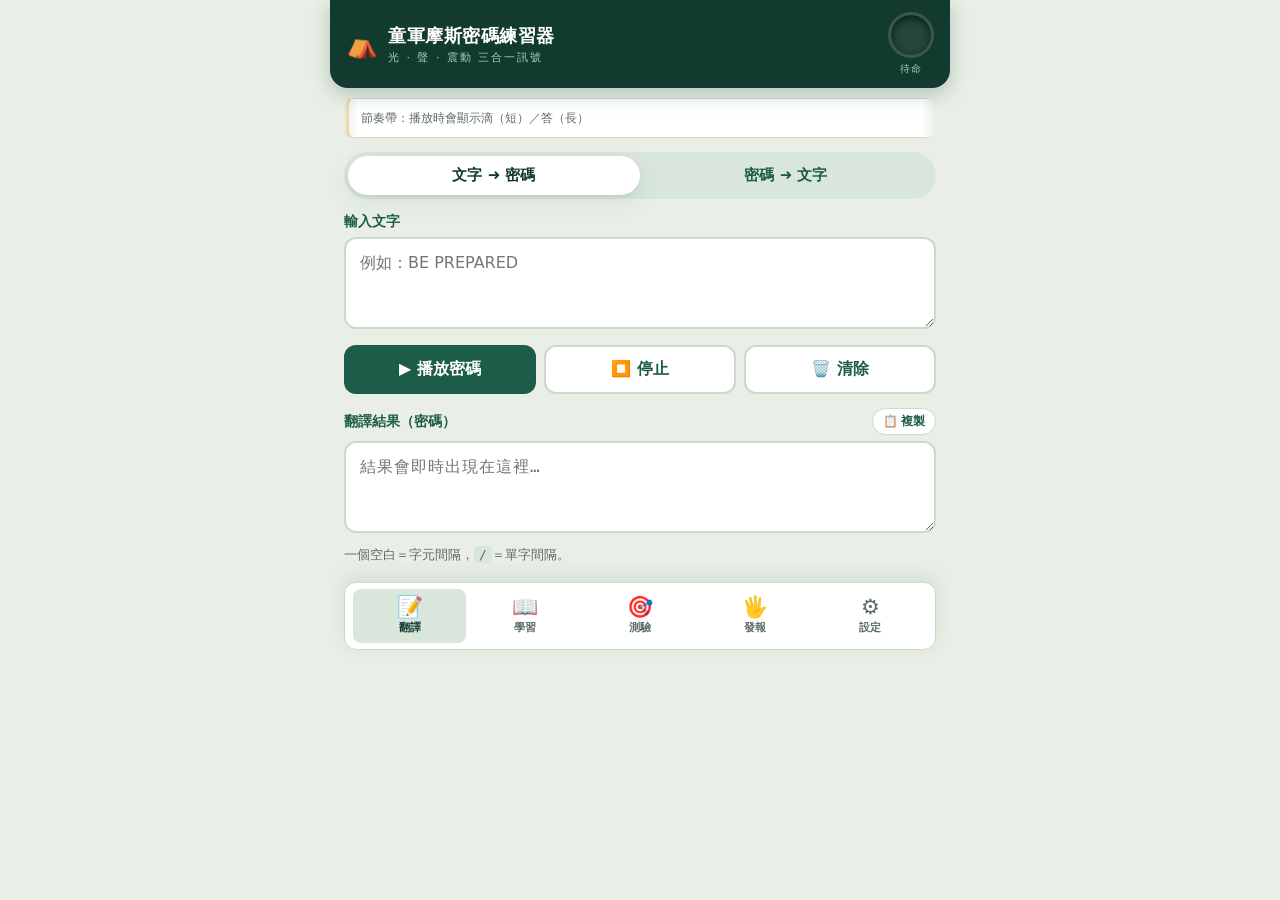
<file: index.html>
<!DOCTYPE html>
<html lang="zh-TW">
<head>
<meta charset="UTF-8">
<meta name="viewport" content="width=device-width, initial-scale=1.0, viewport-fit=cover">
<meta name="theme-color" content="#123A2F">
<meta name="color-scheme" content="light dark">
<title>童軍摩斯密碼練習器</title>
<link rel="stylesheet" href="style.css?v=11">
</head>
<body>

<div class="app">

  <!-- ===== 頂部：訊號燈永遠看得見 ===== -->
  <header class="topbar">
    <div class="brand">
      <span class="brand-mark">⛺</span>
      <div class="brand-text">
        <h1>童軍摩斯密碼練習器</h1>
        <p>光 · 聲 · 震動 三合一訊號</p>
      </div>
    </div>
    <div class="lamp-slot">
      <div id="lamp" class="lamp" role="img" aria-label="訊號燈"></div>
      <span id="lampLabel" class="lamp-label">待命</span>
    </div>
  </header>

  <!-- ===== 節奏帶：把正在發送的滴答畫出來 ===== -->
  <div id="ribbon" class="ribbon" aria-hidden="true">
    <span class="ribbon-idle">節奏帶：播放時會顯示滴（短）／答（長）</span>
  </div>

  <main id="main">

    <!-- ========== 翻譯 ========== -->
    <section id="TranslateTab" class="panel is-active">
      <div class="seg" role="radiogroup" aria-label="翻譯方向">
        <input type="radio" name="tDir" id="dirEncode" checked>
        <label for="dirEncode">文字 ➜ 密碼</label>
        <input type="radio" name="tDir" id="dirDecode">
        <label for="dirDecode">密碼 ➜ 文字</label>
      </div>

      <label class="field-label" for="inputText"><span id="inputLabel">輸入文字</span></label>
      <textarea id="inputText" placeholder="例如：BE PREPARED"></textarea>

      <div class="btn-row">
        <button id="btnPlayMorse" class="btn btn-primary">▶️ 播放密碼</button>
        <button id="btnStopMorse" class="btn btn-ghost">⏹️ 停止</button>
        <button id="btnClearText" class="btn btn-ghost">🗑️ 清除</button>
      </div>

      <label class="field-label" for="outputText"><span id="outputLabel">翻譯結果</span>
        <button id="btnCopy" class="btn-mini">📋 複製</button>
      </label>
      <textarea id="outputText" class="mono" placeholder="結果會即時出現在這裡…" readonly></textarea>
      <p class="hint">一個空白＝字元間隔，<code>/</code>＝單字間隔。</p>
    </section>

    <!-- ========== 學習 ========== -->
    <section id="LearnTab" class="panel">
      <div class="toolbar">
        <input type="search" id="dictSearch" class="search" placeholder="🔍 搜尋字元（例如 S 或 ...）">
      </div>
      <p class="hint">點字卡＝播放該字元的密碼。</p>
      <div id="dictGrid"></div>
    </section>

    <!-- ========== 測驗 ========== -->
    <section id="PracticeTab" class="panel">

      <div class="seg" role="radiogroup" aria-label="測驗模式">
        <input type="radio" name="pMode" id="modeDecode" checked>
        <label for="modeDecode">🎧 聽讀解碼</label>
        <input type="radio" name="pMode" id="modeEncode">
        <label for="modeEncode">👁️ 視覺編碼</label>
      </div>
      <p id="practiceHint" class="hint hint-strong">聆聽密碼聲音，輸入對應的字元。</p>

      <div id="groupPanel" class="setting">
        <label for="groupSize">🧩 每題字元數 <b id="groupSizeVal">1</b></label>
        <input type="range" id="groupSize" class="slider" min="1" max="5" value="1">
        <p class="hint">超過 1 個字元時，設定頁的「整體速度（Farnsworth）」才會發揮作用 —— 字元照原速打，字與字之間拉長。</p>
      </div>

      <label class="field-label" for="quizMode">題庫範圍</label>
      <select id="quizMode" class="select">
        <option value="koch">⭐ Koch 柯赫學習法（推薦）</option>
        <option value="all">🔀 全部混合</option>
        <option value="letters">🅰️ 僅英文字母</option>
        <option value="numbers">🔢 僅數字</option>
        <option value="symbols" hidden>#️⃣ 僅標點符號</option>
        <option value="prosigns">🛟 統一符號（SOS / AR / BT…）</option>
      </select>

      <div id="kochPanel" class="koch">
        <div class="koch-head">
          <strong>🏆 Koch 等級 <span id="kochLevelVal">1</span></strong>
          <span id="kochChars" class="koch-chars mono">K M</span>
        </div>
        <input type="range" id="kochLevelSlider" class="slider" min="1" max="35" value="1">
        <label class="check">
          <input type="checkbox" id="autoLevelKoch" checked>
          📈 連對 5 題自動晉級
        </label>
        <div class="progress" aria-hidden="true"><div id="kochProgress" class="progress-bar"></div></div>
      </div>

      <div id="questionDisplay" class="question">尚未開始</div>

      <div class="btn-row">
        <button id="btnStartQuiz" class="btn btn-primary btn-block">▶️ 開始測驗</button>
        <button id="btnStopQuiz" class="btn btn-danger btn-block" hidden>⏹️ 結束測驗</button>
      </div>

      <div class="btn-row btn-row-center">
        <button id="btnReplay" class="btn btn-sky">🔁 再聽一次</button>
        <button id="btnShowAnswer" class="btn btn-ghost">💡 看答案</button>
      </div>

      <input type="text" id="userGuess" class="guess" maxlength="1" placeholder="?" autocomplete="off" autocapitalize="characters" spellcheck="false">

      <div id="morseKeypad" class="keypad" hidden>
        <button class="key key-dot" data-morse=".">・<small>滴</small></button>
        <button class="key key-dash" data-morse="-">—<small>答</small></button>
        <button class="key key-del" id="btnBackspace">⌫<small>刪除</small></button>
      </div>

      <button id="btnCheck" class="btn btn-primary btn-block btn-lg">✅ 檢查答案</button>

      <div id="answerBox" class="answer" role="status" aria-live="polite"></div>

      <div class="stats">
        <div class="stat"><span id="stCorrect">0</span><small>答對</small></div>
        <div class="stat"><span id="stTotal">0</span><small>總題數</small></div>
        <div class="stat"><span id="stRate">0%</span><small>正確率</small></div>
        <div class="stat stat-fire"><span id="stStreak">0</span><small>🔥 連對</small></div>
        <button id="btnReset" class="btn-mini btn-mini-danger">歸零</button>
      </div>
    </section>

    <!-- ========== 發報 ========== -->
    <section id="ManualTab" class="panel">
      <p class="hint hint-strong">按住＝發送。短按是「滴」，長按是「答」。<br>系統會跟著你的手速自動校正，停頓久一點就自動斷字；想馬上送出可按「斷字」。</p>

      <button id="telegraphKey" class="tkey">發報鍵<small>按住或按空白鍵</small></button>

      <div class="readout">
        <div class="readout-item">
          <small>目前訊號</small>
          <div id="currentSignalDisplay" class="mono readout-big">—</div>
        </div>
        <div class="readout-item">
          <small>發送速率</small>
          <div id="currentWpmDisplay" class="readout-big">-- WPM</div>
        </div>
      </div>

      <label class="field-label" for="manualOutputText">解讀結果</label>
      <textarea id="manualOutputText" placeholder="你發送的文字會顯示在這裡…" readonly></textarea>

      <div class="btn-row">
        <button id="btnBreak" class="btn btn-ghost">⏎ 斷字</button>
        <button id="btnSpace" class="btn btn-ghost">␣ 空白</button>
        <button id="btnManualBack" class="btn btn-ghost">⌫ 退一格</button>
        <button id="btnClearManual" class="btn btn-ghost">🗑️ 清除</button>
      </div>
    </section>

    <!-- ========== 設定 ========== -->
    <section id="SettingsTab" class="panel">
      <label class="field-label" for="themeSelect">🌗 主題</label>
      <select id="themeSelect" class="select">
        <option value="auto">🔄 跟隨手機系統</option>
        <option value="light">☀️ 淺色（日間 / 戶外）</option>
        <option value="dark">🌙 深色（夜間 / 營火）</option>
      </select>

      <label class="field-label" for="dictSelect">📚 密碼表</label>
      <select id="dictSelect" class="select">
        <option value="standard">國際標準版（英文字母＋數字）</option>
        <option value="extended">擴充符號版（＋標點符號）</option>
      </select>

      <div class="setting">
        <label for="freqSlider">🎵 聲音頻率 <b id="freqValue">600</b> Hz</label>
        <input type="range" id="freqSlider" class="slider" min="300" max="1000" step="10" value="600">
      </div>

      <div class="setting">
        <label for="charWpmSlider">⚡ 字元速度 <b id="charWpmValue">20</b> WPM</label>
        <input type="range" id="charWpmSlider" class="slider" min="5" max="40" value="20">
      </div>

      <div class="setting">
        <label for="overallWpmSlider">🐢 整體速度 <b id="overallWpmValue">10</b> WPM</label>
        <input type="range" id="overallWpmSlider" class="slider" min="5" max="40" value="10">
        <p class="hint">Farnsworth 練法：字元照原速打，但字與字之間拉長，比較好聽出節奏。整體速度不會超過字元速度。</p>
      </div>

      <div class="toggles">
        <label class="chip"><input type="checkbox" id="cfgSound" checked> 🔊 聲音</label>
        <label class="chip"><input type="checkbox" id="cfgLight" checked> 💡 燈光</label>
        <label class="chip"><input type="checkbox" id="cfgVibrate"> 📳 震動</label>
      </div>

      <button id="btnTestSignal" class="btn btn-ghost btn-block">🔔 試聽（SOS）</button>
      <p class="hint">設定會自動記住，下次打開還在。</p>
    </section>

  </main>

  <!-- ===== 底部導覽：手機單手好按 ===== -->
  <nav class="tabbar" id="tabbar" role="tablist">
    <button class="tab is-active" data-tab="TranslateTab" role="tab" aria-selected="true"><span>📝</span>翻譯</button>
    <button class="tab" data-tab="LearnTab" role="tab" aria-selected="false"><span>📖</span>學習</button>
    <button class="tab" data-tab="PracticeTab" role="tab" aria-selected="false"><span>🎯</span>測驗</button>
    <button class="tab" data-tab="ManualTab" role="tab" aria-selected="false"><span>🖐️</span>發報</button>
    <button class="tab" data-tab="SettingsTab" role="tab" aria-selected="false"><span>⚙️</span>設定</button>
  </nav>

</div>

<script src="app.js?v=11"></script>
</body>
</html>
</file>
<file: style.css>
/* ---------- 色彩 ----------
   --pine / --pine-2 : 拿來當「底色」的深綠（上面放白字）
   --strong / --accent : 拿來當「文字」的綠（放在底色上）
   兩者必須分開，否則深色模式會出現黑字黑底。
------------------------------------------------ */
:root {
  color-scheme: light dark;

  --pine:      #123a2f;   /* 底色用 */
  --pine-2:    #1d5c48;   /* 底色用（按鈕） */
  --strong:    #123a2f;   /* 文字用：標題、數字 */
  --accent:    #1d5c48;   /* 文字用：標籤、次要強調 */
  --pine-soft: #d8e6dc;
  --paper:     #e9efe7;
  --card:      #ffffff;
  --ink:       #16241f;
  --muted:     #5c6b63;
  --line:      #cdd9cf;

  --amber:     #f2a100;
  --lamp:      #ffd666;
  --sky:       #2c6e9b;
  --rust:      #b23a2e;

  --r-sm: 8px;
  --r-md: 12px;
  --r-lg: 18px;
  --shadow: 0 2px 4px rgba(18,58,47,.06), 0 8px 24px rgba(18,58,47,.08);

  --font: "PingFang TC", "Noto Sans TC", "Microsoft JhengHei", system-ui, -apple-system, "Segoe UI", sans-serif;
  --mono: ui-monospace, "SF Mono", Menlo, Consolas, "Roboto Mono", monospace;
}

/* 深色配色（單獨抽出來，讓「跟隨系統」和「手動選深色」共用） */
@media (prefers-color-scheme: dark) {
  :root:not([data-theme="light"]) {
    --pine:      #0d2a22;
    --pine-2:    #2b7a60;
    --strong:    #8fe0c0;
    --accent:    #6fd3ac;
    --pine-soft: #1c3a31;
    --paper:     #101815;
    --card:      #17231e;
    --ink:       #e7efe9;
    --muted:     #9bafa4;
    --line:      #2a3c34;
    --amber:     #ffb733;
    --sky:       #5aa9d8;
    --rust:      #e0645a;
    --shadow: 0 2px 4px rgba(0,0,0,.3), 0 8px 24px rgba(0,0,0,.35);
  }
}
:root[data-theme="dark"] {
  color-scheme: dark;
  --pine:      #0d2a22;
  --pine-2:    #2b7a60;
  --strong:    #8fe0c0;
  --accent:    #6fd3ac;
  --pine-soft: #1c3a31;
  --paper:     #101815;
  --card:      #17231e;
  --ink:       #e7efe9;
  --muted:     #9bafa4;
  --line:      #2a3c34;
  --amber:     #ffb733;
  --sky:       #5aa9d8;
  --rust:      #e0645a;
  --shadow: 0 2px 4px rgba(0,0,0,.3), 0 8px 24px rgba(0,0,0,.35);
}
:root[data-theme="light"] { color-scheme: light; }

* { box-sizing: border-box; }

/* .keypad 等元素有 display:flex，類別選擇器會蓋掉 UA 的 [hidden]{display:none}，
   所以要明確宣告，否則 hidden 屬性形同無效 */
[hidden] { display: none !important; }

body {
  margin: 0;
  padding: 0 0 96px;              /* 留位置給底部導覽 */
  font-family: var(--font);
  background: var(--paper);
  color: var(--ink);
  -webkit-tap-highlight-color: transparent;
  -webkit-text-size-adjust: 100%;
  touch-action: manipulation;
  /* 快按按鈕時不要被判定成選字 */
  -webkit-user-select: none;
  user-select: none;
}

/* 但輸入 / 輸出的內容還是要能選取複製。
   select 一定要列進來：Android Chrome 在祖先有 user-select:none 時，
   收合狀態的選項文字會整個不顯示。 */
textarea, input, select, .search, code, .card-morse {
  -webkit-user-select: text;
  user-select: text;
}

/* 下拉展開後是原生元件，深色模式下要自己指定，否則可能黑字黑底 */
option {
  color: var(--ink);
  background: var(--card);
}

.app { max-width: 620px; margin: 0 auto; padding: 0 14px; }

/* ---------- 頂部 ---------- */
.topbar {
  position: sticky; top: 0; z-index: 30;
  display: flex; align-items: center; justify-content: space-between; gap: 12px;
  margin: 0 -14px; padding: 12px 16px;
  background: var(--pine);
  color: #fff;
  border-radius: 0 0 var(--r-lg) var(--r-lg);
  box-shadow: 0 6px 20px rgba(18,58,47,.25);
}
.brand { display: flex; align-items: center; gap: 10px; min-width: 0; }
.brand-mark { font-size: 26px; }
.brand-text h1 { margin: 0; font-size: 18px; font-weight: 800; letter-spacing: .5px; }
.brand-text p { margin: 2px 0 0; font-size: 11px; letter-spacing: 2px; color: #9fd3bf; }

.lamp-slot { display: flex; flex-direction: column; align-items: center; gap: 4px; }
.lamp {
  width: 46px; height: 46px; border-radius: 50%;
  background: #24463c;
  border: 3px solid #35594d;
  box-shadow: inset 0 3px 8px rgba(0,0,0,.6);
  transition: background-color .04s linear, box-shadow .04s linear;
}
.lamp.on {
  background: var(--lamp);
  border-color: #fff0c2;
  box-shadow: 0 0 26px 6px rgba(255,214,102,.75), inset 0 0 8px rgba(255,255,255,.7);
}
.lamp-label { font-size: 10px; letter-spacing: 1px; color: #9fd3bf; }

/* ---------- 節奏帶（本 App 的招牌元素） ---------- */
.ribbon {
  display: flex; align-items: center; gap: 5px;
  min-height: 40px; margin: 10px 0 14px; padding: 0 12px;
  background: var(--card);
  border: 1px solid var(--line);
  border-left: 5px solid var(--amber);
  border-radius: var(--r-sm);
  overflow-x: auto; overscroll-behavior-x: contain; scrollbar-width: none;
  /* 內容超出寬度時，左右邊緣淡出，提示還有東西 */
  -webkit-mask-image: linear-gradient(90deg, transparent 0, #000 14px, #000 calc(100% - 14px), transparent 100%);
          mask-image: linear-gradient(90deg, transparent 0, #000 14px, #000 calc(100% - 14px), transparent 100%);
}
.ribbon::-webkit-scrollbar { display: none; }
.ribbon-idle { font-size: 12px; color: var(--muted); }
.ribbon .el {
  height: 12px; border-radius: 6px; flex: none;
  background: var(--pine-soft);
  transition: background-color .06s, transform .06s;
}
.ribbon .el.dot  { width: 12px; }
.ribbon .el.dash { width: 36px; }
.ribbon .el.lit  { background: var(--amber); transform: scaleY(1.35); }
.ribbon .el.done { background: var(--pine-2); }
.ribbon .gap  { width: 10px; flex: none; }
.ribbon .word { width: 6px; height: 20px; flex: none; border-left: 2px dotted var(--muted); }

/* ---------- 分頁面板 ---------- */
.panel { display: none; animation: fade .25s ease; }
.panel.is-active { display: block; }
@keyframes fade { from { opacity: 0; transform: translateY(4px); } to { opacity: 1; transform: none; } }

/* ---------- 表單元件 ---------- */
.field-label {
  display: flex; align-items: center; justify-content: space-between;
  margin: 14px 0 6px; font-size: 14px; font-weight: 700; color: var(--accent);
}
textarea, .select, .search {
  width: 100%; padding: 12px 14px;
  font-family: var(--font); font-size: 16px;
  color: var(--ink); background: var(--card);
  border: 2px solid var(--line); border-radius: var(--r-md);
  outline: none;
}
textarea { height: 92px; resize: vertical; line-height: 1.5; }
textarea.mono, .mono { font-family: var(--mono); letter-spacing: 1px; }
textarea:focus, .select:focus, .search:focus, .guess:focus {
  border-color: var(--pine-2);
  box-shadow: 0 0 0 4px rgba(29,92,72,.15);
}
.select {
  appearance: none;
  -webkit-appearance: none;
  cursor: pointer;
  padding-right: 42px;
  font-weight: 600;
  color: var(--ink);
  -webkit-text-fill-color: var(--ink);
  background-color: var(--card);
  /* appearance:none 會把原生箭頭一起拿掉，自己畫一個回來 */
  background-image: linear-gradient(45deg, transparent 50%, var(--accent) 50%),
                    linear-gradient(135deg, var(--accent) 50%, transparent 50%);
  background-size: 7px 7px, 7px 7px;
  background-position: right 20px center, right 13px center;
  background-repeat: no-repeat;
}
.hint { margin: 8px 0 0; font-size: 13px; line-height: 1.6; color: var(--muted); }
.hint-strong { color: var(--accent); font-weight: 600; }
code { font-family: var(--mono); background: var(--pine-soft); padding: 1px 5px; border-radius: 4px; }

/* ---------- 按鈕 ---------- */
.btn {
  flex: 1; min-height: 48px; padding: 12px 16px;
  font-family: var(--font); font-size: 16px; font-weight: 700;
  color: #fff; background: var(--pine-2);
  border: none; border-radius: var(--r-md); cursor: pointer;
  transition: transform .06s, filter .15s;
}
.btn:hover { filter: brightness(1.08); }
.btn:active { transform: translateY(2px); }
.btn-primary { background: var(--pine-2); }
.btn-danger  { background: var(--rust); }
.btn-sky     { background: var(--sky); }
.btn-ghost   { background: var(--card); color: var(--accent); border: 2px solid var(--line); }
.btn-block   { width: 100%; flex: none; }
.btn-lg      { min-height: 56px; font-size: 18px; }
.btn-row { display: flex; gap: 8px; margin: 12px 0; flex-wrap: wrap; }
.btn-row-center { justify-content: center; }
.btn-row .btn { flex: 1 1 120px; }
.btn-row .btn-block { flex: 1 1 100%; }

.btn-mini {
  padding: 4px 10px; font-size: 12px; font-weight: 700;
  color: var(--accent); background: var(--card);
  border: 1px solid var(--line); border-radius: 999px; cursor: pointer;
}
.btn-mini-danger { color: #fff; background: var(--rust); border-color: var(--rust); }

/* ---------- 分段切換 ---------- */
.seg {
  display: flex; margin: 14px 0 8px; padding: 4px;
  background: var(--pine-soft); border-radius: 999px;
}
.seg input { position: absolute; opacity: 0; pointer-events: none; }
.seg label {
  flex: 1; padding: 10px 8px; text-align: center; cursor: pointer;
  font-size: 15px; font-weight: 700; color: var(--accent);
  border-radius: 999px; transition: .15s;
}
.seg input:checked + label { background: var(--card); color: var(--strong); box-shadow: var(--shadow); }
.seg input:focus-visible + label { outline: 3px solid var(--amber); }

/* ---------- 設定 ---------- */
.setting {
  margin: 14px 0; padding: 14px;
  background: var(--card); border: 1px solid var(--line); border-radius: var(--r-md);
}
.setting > label { display: block; font-size: 15px; font-weight: 700; color: var(--accent); }
.setting b { color: var(--amber); font-size: 17px; }
.slider { width: 100%; margin: 10px 0 0; accent-color: var(--pine-2); height: 28px; }
.toggles { display: flex; gap: 8px; flex-wrap: wrap; margin: 14px 0; }
.chip {
  display: flex; align-items: center; gap: 6px;
  padding: 10px 14px; font-size: 15px; font-weight: 600; cursor: pointer;
  background: var(--card); border: 2px solid var(--line); border-radius: 999px;
}
.chip input, .check input { width: 18px; height: 18px; accent-color: var(--pine-2); }
.chip:has(input:checked) { border-color: var(--pine-2); background: var(--pine-soft); }
.check { display: flex; align-items: center; gap: 6px; margin-top: 8px; font-size: 14px; cursor: pointer; }

/* ---------- 學習字卡 ---------- */
.toolbar { margin: 14px 0 4px; }
.group-title {
  margin: 18px 0 8px; font-size: 13px; font-weight: 800;
  letter-spacing: 2px; color: var(--muted);
}
.grid { display: grid; grid-template-columns: repeat(auto-fill, minmax(74px, 1fr)); gap: 8px; }
.card {
  padding: 10px 4px; text-align: center; cursor: pointer;
  background: var(--card); border: 2px solid var(--line); border-radius: var(--r-md);
  transition: .15s;
}
.card:hover { border-color: var(--pine-2); transform: translateY(-2px); box-shadow: var(--shadow); }
.card.playing { border-color: var(--amber); background: color-mix(in srgb, var(--amber) 16%, var(--card)); }
.card-char { font-size: 22px; font-weight: 800; color: var(--strong); }
.card-morse { margin-top: 4px; font-family: var(--mono); font-size: 13px; color: var(--muted); word-break: break-all; }
.card-char.sm { font-size: 16px; letter-spacing: 1px; }
.card-note { margin-top: 3px; font-size: 10px; line-height: 1.3; color: var(--muted); }
/* 統一符號的密碼比較長，字卡給它寬一點 */
.grid { grid-auto-flow: row dense; }
.card-wide { grid-column: span 2; }
.empty { padding: 24px; text-align: center; color: var(--muted); }

/* ---------- Koch ---------- */
.koch {
  margin: 12px 0; padding: 14px;
  background: var(--pine-soft); border: 1px solid var(--line); border-radius: var(--r-md);
}
.koch-head { display: flex; justify-content: space-between; align-items: baseline; gap: 10px; }
.koch-head strong { color: var(--strong); font-size: 15px; }
.koch-chars { font-size: 13px; color: var(--accent); text-align: right; word-break: break-all; }
.progress { height: 8px; margin-top: 10px; background: var(--card); border-radius: 999px; overflow: hidden; }
.progress-bar { height: 100%; width: 0%; background: var(--amber); border-radius: 999px; transition: width .3s; }

/* ---------- 題目卡 ---------- */
.question {
  display: flex; align-items: center; justify-content: center;
  min-height: 108px; margin: 14px 0; padding: 12px;
  font-size: 22px; font-weight: 700; text-align: center; color: var(--muted);
  background: var(--card); border: 3px dashed var(--line); border-radius: var(--r-lg);
}
.question.big { font-size: 68px; letter-spacing: 4px; color: var(--strong); border-color: var(--pine-2); border-style: solid; }
.question.listen { color: var(--sky); border-color: var(--sky); }
.question.win { color: var(--amber); border-color: var(--amber); font-size: 24px; }

/* 公布答案：上面大字元，下面密碼 */
.question.reveal {
  flex-direction: column; gap: 2px;
  color: var(--strong); border-color: var(--pine-2); border-style: solid;
}
.question.reveal b { font-size: 56px; line-height: 1.1; letter-spacing: 2px; }
.question.reveal span { font-size: 20px; letter-spacing: 3px; color: var(--muted); word-break: break-all; }
.question.reveal b { max-width: 100%; word-break: break-all; }

.guess {
  display: block; width: 100%; max-width: 330px; margin: 4px auto 14px;
  padding: 12px; font-family: var(--mono); font-size: 30px; font-weight: 700;
  text-align: center; text-transform: uppercase; letter-spacing: 4px;
  color: var(--ink); background: var(--card);
  border: 3px solid var(--pine-2); border-radius: var(--r-md); outline: none;
}
.guess.err { border-color: var(--rust); background: color-mix(in srgb, var(--rust) 12%, var(--card)); animation: shake .35s; }
.guess.ok  { border-color: var(--pine-2); background: color-mix(in srgb, var(--pine-2) 14%, var(--card)); box-shadow: 0 0 0 6px rgba(29,92,72,.15); }
@keyframes shake { 0%,100%{transform:translateX(0)} 25%{transform:translateX(-8px)} 75%{transform:translateX(8px)} }

.keypad { display: flex; gap: 10px; margin: 0 0 14px; }
.key {
  flex: 1; display: flex; flex-direction: column; align-items: center; gap: 2px;
  min-height: 66px; font-size: 26px; font-weight: 800; color: #fff;
  border: none; border-radius: var(--r-md); cursor: pointer;
  box-shadow: 0 4px 0 rgba(0,0,0,.22);
  transition: transform .05s, box-shadow .05s;
}
.key small { font-size: 12px; font-weight: 600; opacity: .9; }
.key:active { transform: translateY(4px); box-shadow: none; }
.key-dot  { background: var(--sky); }
.key-dash { background: var(--rust); }
.key-del  { background: #6b7a72; font-size: 22px; }

.answer { min-height: 30px; margin: 12px 0; font-size: 16px; font-weight: 700; text-align: center; }
.answer.ok   { color: var(--accent); }
.answer.err  { color: var(--rust); }
.answer.info { color: var(--amber); }

.stats {
  display: flex; align-items: center; gap: 8px; flex-wrap: wrap;
  margin-top: 16px; padding: 12px;
  background: var(--card); border: 1px solid var(--line); border-radius: var(--r-md);
}
.stat { flex: 1; min-width: 62px; text-align: center; }
.stat span { display: block; font-size: 20px; font-weight: 800; color: var(--strong); }
.stat small { font-size: 11px; color: var(--muted); }
.stat-fire span { color: var(--amber); }

/* ---------- 發報鍵 ---------- */
.tkey {
  display: flex; flex-direction: column; align-items: center; justify-content: center; gap: 4px;
  width: 168px; height: 168px; margin: 18px auto;
  font-family: var(--font); font-size: 22px; font-weight: 800; color: #fff;
  background: radial-gradient(circle at 32% 28%, #e0574a, var(--rust) 62%);
  border: 6px solid #8f2c22; border-radius: 50%;
  cursor: pointer; box-shadow: 0 10px 0 #7d2620, 0 16px 26px rgba(0,0,0,.22);
  transition: transform .05s, box-shadow .05s;
  /* 長按不要跳複製選單，也不要被捲動 / 雙擊縮放搶走 */
  -webkit-touch-callout: none;
  touch-action: none;
}
.tkey small { font-size: 12px; font-weight: 600; opacity: .85; }
.tkey.down { transform: translateY(9px); box-shadow: 0 1px 0 #7d2620, 0 4px 10px rgba(0,0,0,.2); }

.readout { display: flex; gap: 10px; }
.readout-item {
  flex: 1; padding: 10px 12px; text-align: center;
  background: var(--card); border: 1px solid var(--line); border-radius: var(--r-md);
}
.readout-item small { font-size: 11px; color: var(--muted); }
.readout-big { margin-top: 2px; font-size: 24px; font-weight: 800; letter-spacing: 3px; color: var(--strong); min-height: 30px; }

/* ---------- 底部導覽 ---------- */
.tabbar {
  position: fixed; left: 0; right: 0; bottom: 0; z-index: 40;
  display: flex; gap: 2px;
  padding: 6px 8px calc(6px + env(safe-area-inset-bottom));
  background: var(--card);
  border-top: 1px solid var(--line);
  box-shadow: 0 -6px 20px rgba(18,58,47,.1);
}
.tab {
  flex: 1; display: flex; flex-direction: column; align-items: center; gap: 2px;
  padding: 8px 2px; font-family: var(--font); font-size: 11px; font-weight: 700;
  color: var(--muted); background: none; border: none; border-radius: var(--r-sm);
  cursor: pointer;
}
.tab span { font-size: 21px; line-height: 1; }
.tab.is-active { color: var(--strong); background: var(--pine-soft); }

@media (min-width: 700px) {
  .tabbar { position: static; margin: 16px 0 0; border-radius: var(--r-md); border: 1px solid var(--line); }
  body { padding-bottom: 24px; }
}

@media (prefers-reduced-motion: reduce) {
  * { animation: none !important; transition: none !important; }
}
</file>
